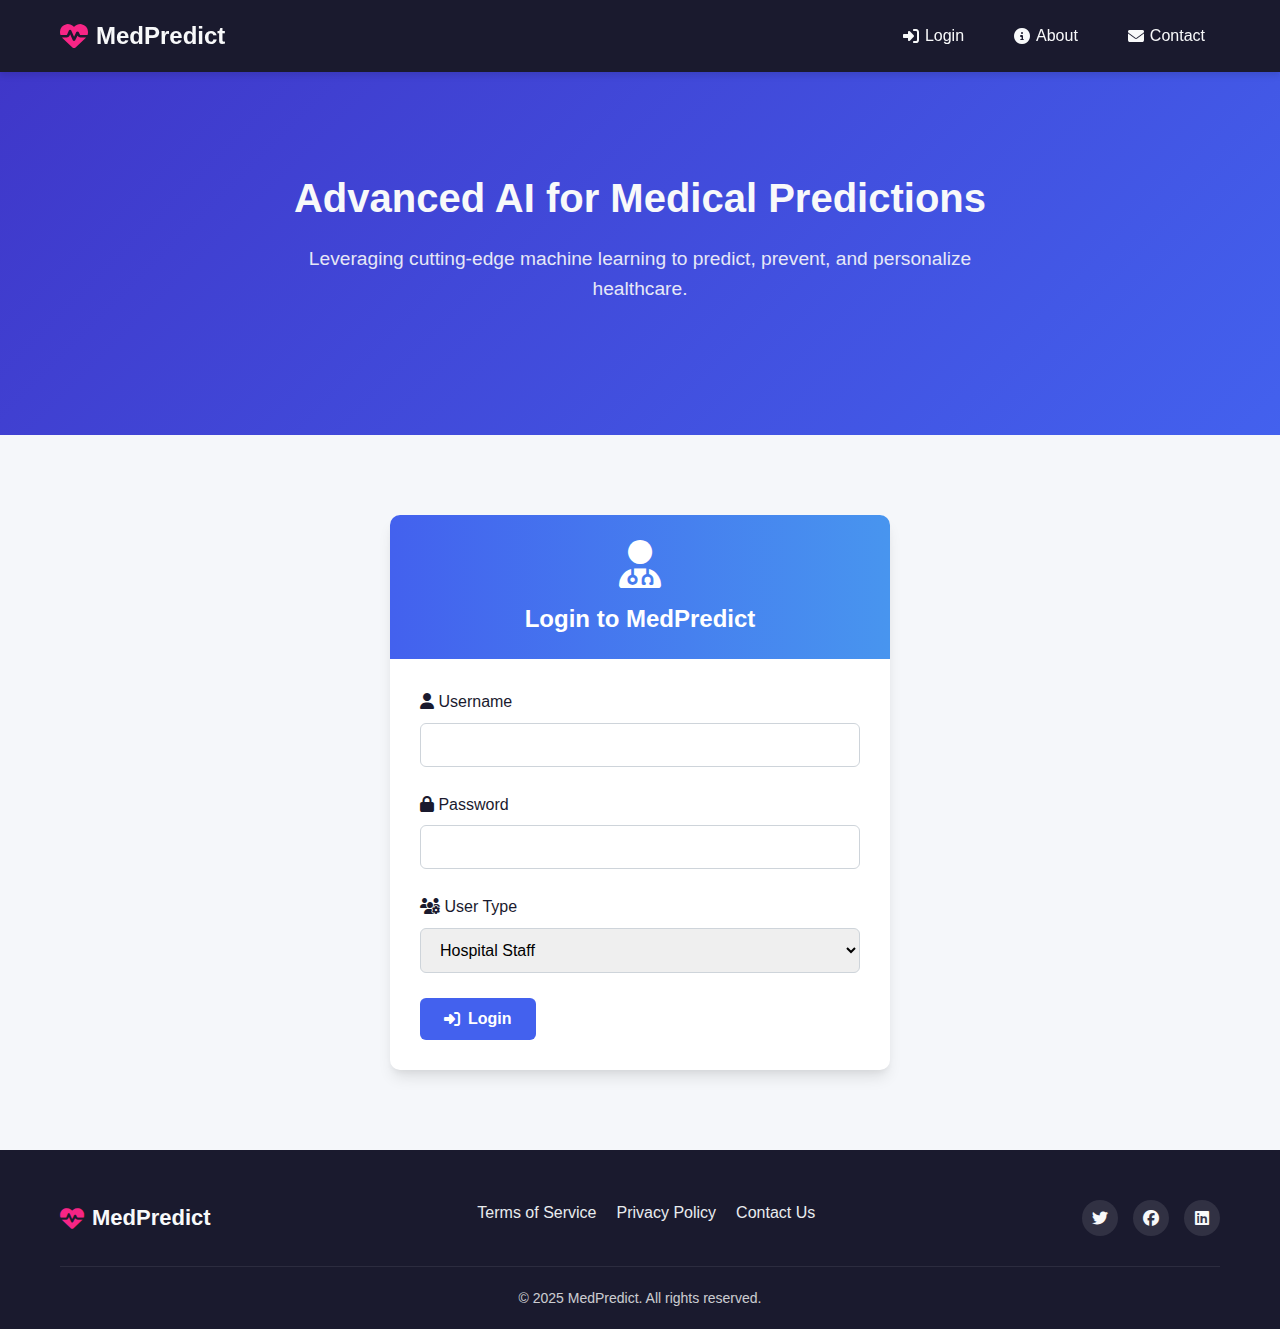
<file: frontend/index.html>
<!DOCTYPE html>
<html lang="en">
<head>
    <meta charset="UTF-8">
    <meta name="viewport" content="width=device-width, initial-scale=1.0">
    <title>MedPredict - Medical Prediction Platform</title>
    <link rel="stylesheet" href="https://cdnjs.cloudflare.com/ajax/libs/font-awesome/6.4.0/css/all.min.css">
    <link rel="stylesheet" href="styles.css">
</head>
<body>
    <header class="main-header">
        <div class="container">
            <nav>
                <div class="logo">
                    <i class="fas fa-heartbeat"></i>
                    <span>MedPredict</span>
                </div>
                <div class="nav-links">
                    <a href="#login"><i class="fas fa-sign-in-alt"></i> Login</a>
                    <a href="#about"><i class="fas fa-info-circle"></i> About</a>
                    <a href="#contact"><i class="fas fa-envelope"></i> Contact</a>
                </div>
            </nav>
        </div>
    </header>
    
    <main>
        <section class="hero">
            <div class="container">
                <div class="hero-content">
                    <h1>Advanced AI for Medical Predictions</h1>
                    <p>Leveraging cutting-edge machine learning to predict, prevent, and personalize healthcare.</p>
                </div>
            </div>
        </section>
        
        <section class="login-section">
            <div class="container">
                <div class="auth-card" id="login">
                    <div class="auth-header">
                        <i class="fas fa-user-md"></i>
                        <h2>Login to MedPredict</h2>
                    </div>
                    <form id="login-form">
                        <div class="form-group">
                            <label for="username"><i class="fas fa-user"></i> Username</label>
                            <input type="text" id="username" name="username" required>
                        </div>
                        <div class="form-group">
                            <label for="password"><i class="fas fa-lock"></i> Password</label>
                            <input type="password" id="password" name="password" required>
                        </div>
                        <div class="form-group">
                            <label for="user-type"><i class="fas fa-users-cog"></i> User Type</label>
                            <select id="user-type" name="user-type" required>
                                <option value="hospital">Hospital Staff</option>
                                <option value="researcher">Researcher</option>
                                <option value="admin">Administrator</option>
                            </select>
                        </div>
                        <button type="submit" class="btn btn-primary">
                            <i class="fas fa-sign-in-alt"></i> Login
                        </button>
                    </form>
                </div>
            </div>
        </section>
    </main>
    
    <footer>
        <div class="container">
            <div class="footer-content">
                <div class="footer-logo">
                    <i class="fas fa-heartbeat"></i>
                    <span>MedPredict</span>
                </div>
                <div class="footer-links">
                    <a href="#terms">Terms of Service</a>
                    <a href="#privacy">Privacy Policy</a>
                    <a href="#contact">Contact Us</a>
                </div>
                <div class="footer-social">
                    <a href="#"><i class="fab fa-twitter"></i></a>
                    <a href="#"><i class="fab fa-facebook"></i></a>
                    <a href="#"><i class="fab fa-linkedin"></i></a>
                </div>
            </div>
            <div class="footer-bottom">
                <p>&copy; 2025 MedPredict. All rights reserved.</p>
            </div>
        </div>
    </footer>
    
    <script>
        document.getElementById('login-form').addEventListener('submit', function(e) {
            e.preventDefault();
            const userType = document.getElementById('user-type').value;
            
            // Redirect based on user type
            if (userType === 'hospital') {
                window.location.href = 'hospital-dashboard.html';
            } else if (userType === 'researcher') {
                window.location.href = 'researcher-dashboard.html';
            } else if (userType === 'admin') {
                window.location.href = 'admin-dashboard.html';
            }
        });
    </script>
</body>
</html>
</file>
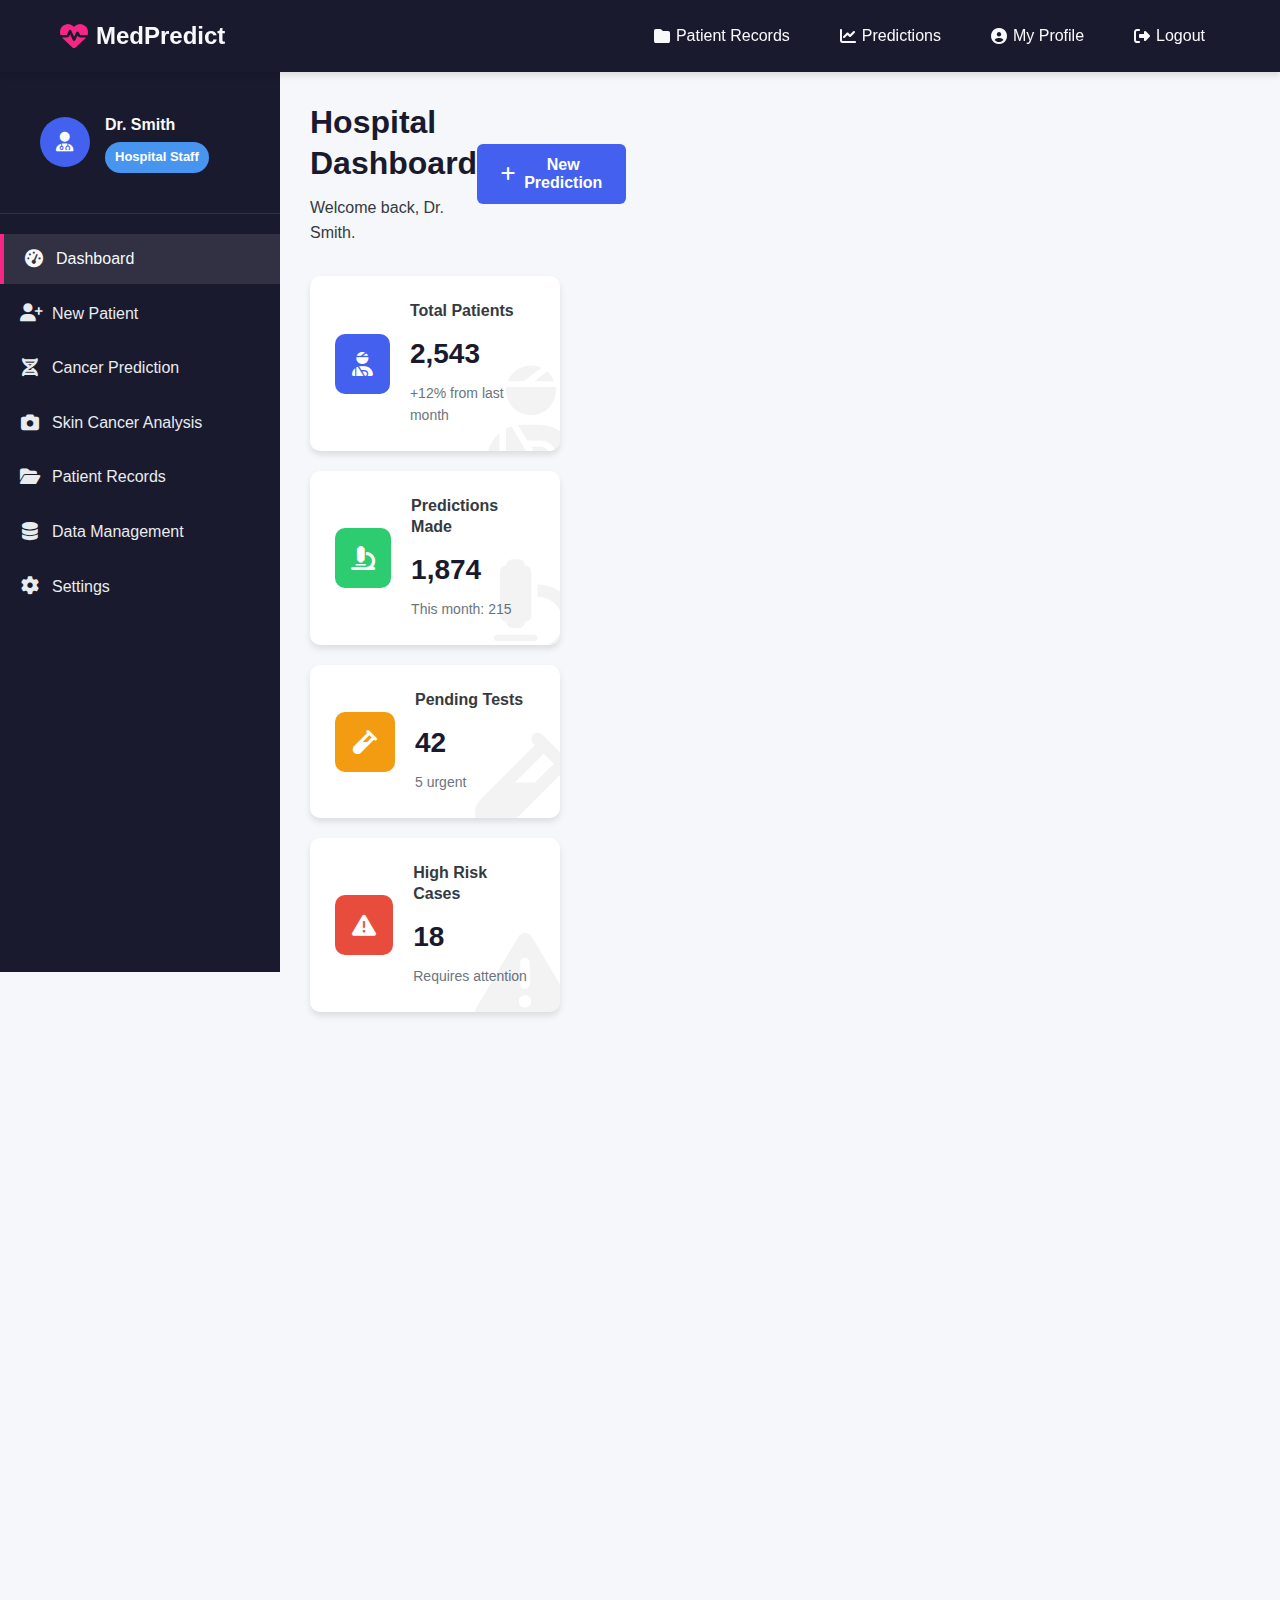
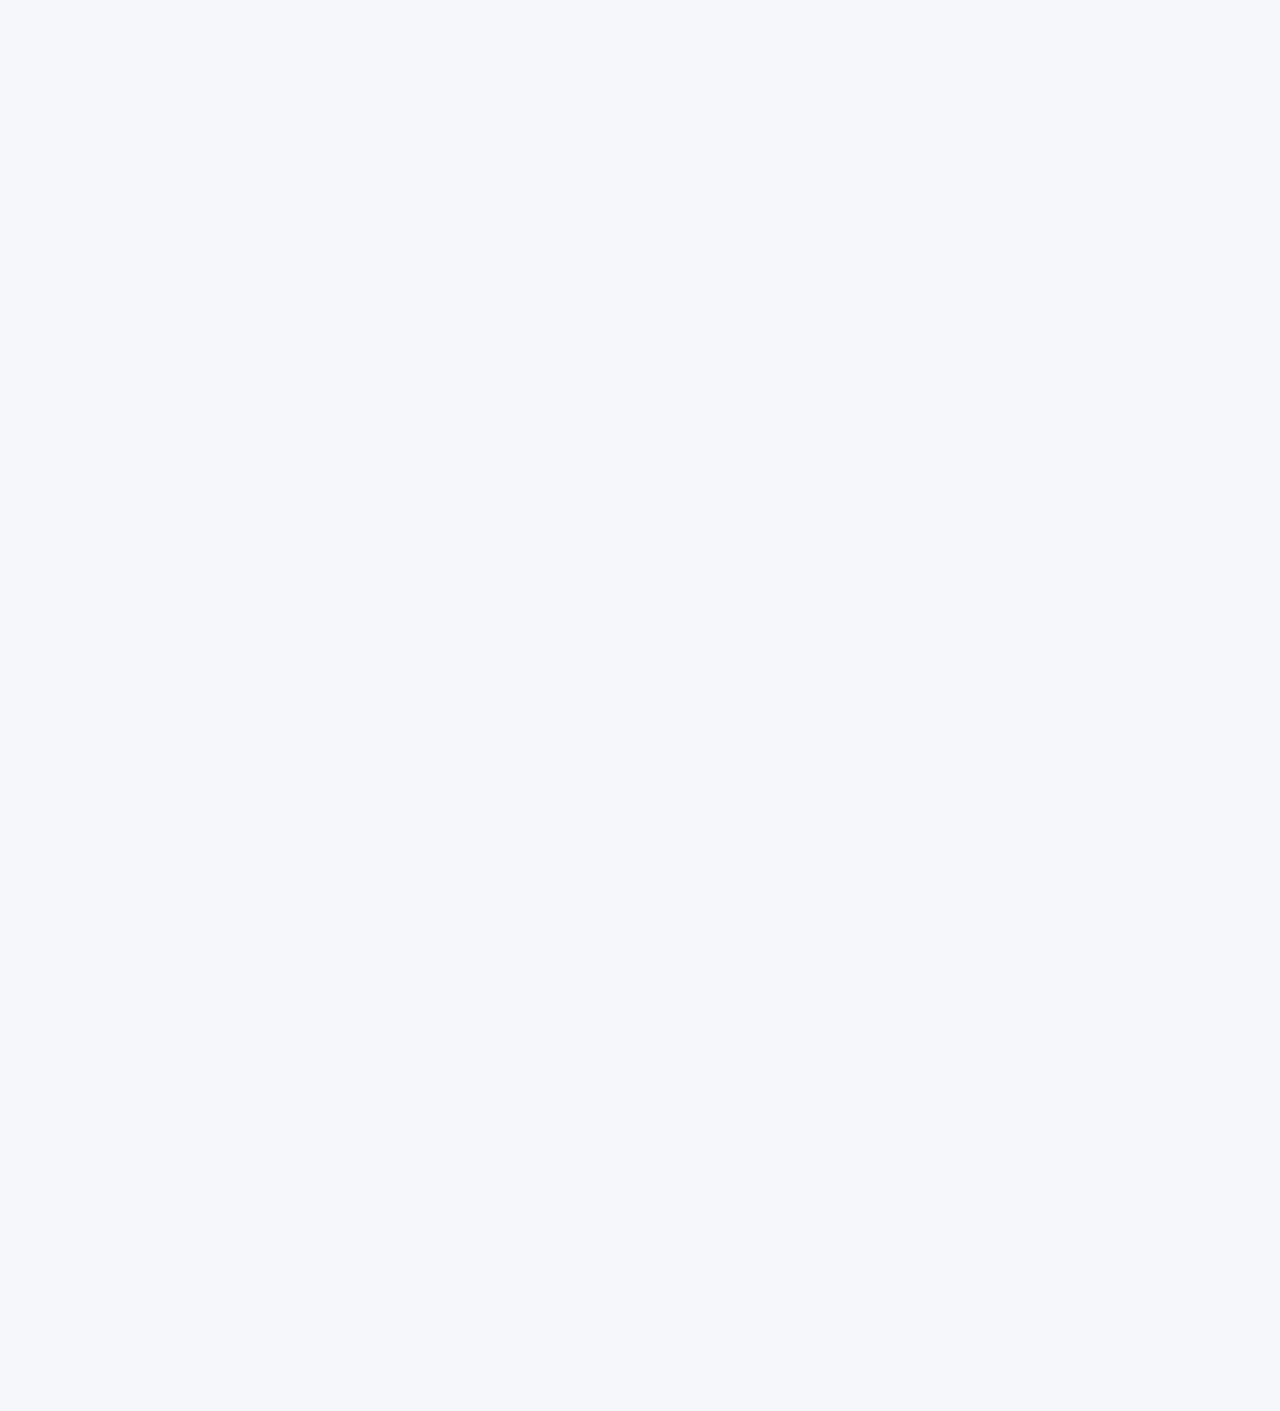
<file: frontend/hospital_dashboard.html>
<!DOCTYPE html>
<html lang="en">
<head>
    <meta charset="UTF-8">
    <meta name="viewport" content="width=device-width, initial-scale=1.0">
    <title>Hospital Dashboard - MedPredict</title>
    <link rel="stylesheet" href="https://cdnjs.cloudflare.com/ajax/libs/font-awesome/6.4.0/css/all.min.css">
    <link rel="stylesheet" href="styles.css">
</head>
<body>
    <header class="main-header">
        <div class="container">
            <nav>
                <div class="logo">
                    <i class="fas fa-heartbeat"></i>
                    <span>MedPredict</span>
                </div>
                <div class="nav-links">
                    <a href="patient-records.html"><i class="fas fa-folder"></i> <span>Patient Records</span></a>
                    <a href="predictions.html"><i class="fas fa-chart-line"></i> <span>Predictions</span></a>
                    <a href="profile.html"><i class="fas fa-user-circle"></i> <span>My Profile</span></a>
                    <a href="index.html"><i class="fas fa-sign-out-alt"></i> <span>Logout</span></a>
                </div>
            </nav>
        </div>
    </header>
    
    <div class="dashboard">
        <aside class="sidebar">
            <div class="sidebar-header">
                <div class="user-info">
                    <div class="user-avatar">
                        <i class="fas fa-user-md"></i>
                    </div>
                    <div>
                        <div class="user-name">Dr. Smith</div>
                        <span class="badge badge-primary">Hospital Staff</span>
                    </div>
                </div>
            </div>
            
            <ul class="sidebar-nav">
                <li><a href="#" class="active"><i class="fas fa-tachometer-alt"></i> Dashboard</a></li>
                <li><a href="#"><i class="fas fa-user-plus"></i> New Patient</a></li>
                <li><a href="#"><i class="fas fa-dna"></i> Cancer Prediction</a></li>
                <li><a href="#"><i class="fas fa-camera"></i> Skin Cancer Analysis</a></li>
                <li><a href="#"><i class="fas fa-folder-open"></i> Patient Records</a></li>
                <li><a href="#"><i class="fas fa-database"></i> Data Management</a></li>
                <li><a href="#"><i class="fas fa-cog"></i> Settings</a></li>
            </ul>
        </aside>
        
        <main class="main-content">
            <div class="header-actions">
                <div>
                    <h1 class="page-header">Hospital Dashboard</h1>
                    <p>Welcome back, Dr. Smith.</p>
                </div>
                <div>
                    <button class="btn btn-primary"><i class="fas fa-plus"></i> New Prediction</button>
                </div>
            </div>
            
            <div class="stats-grid">
                <div class="stat-card">
                    <div class="stat-icon" style="background-color: var(--primary);">
                        <i class="fas fa-user-injured"></i>
                    </div>
                    <div class="stat-content">
                        <h3>Total Patients</h3>
                        <div class="stat-value">2,543</div>
                        <div class="stat-description">+12% from last month</div>
                    </div>
                    <i class="fas fa-user-injured stat-bg-icon"></i>
                </div>
                
                <div class="stat-card">
                    <div class="stat-icon" style="background-color: var(--success);">
                        <i class="fas fa-microscope"></i>
                    </div>
                    <div class="stat-content">
                        <h3>Predictions Made</h3>
                        <div class="stat-value">1,874</div>
                        <div class="stat-description">This month: 215</div>
                    </div>
                    <i class="fas fa-microscope stat-bg-icon"></i>
                </div>
                
                <div class="stat-card">
                    <div class="stat-icon" style="background-color: var(--warning);">
                        <i class="fas fa-vial"></i>
                    </div>
                    <div class="stat-content">
                        <h3>Pending Tests</h3>
                        <div class="stat-value">42</div>
                        <div class="stat-description">5 urgent</div>
                    </div>
                    <i class="fas fa-vial stat-bg-icon"></i>
                </div>
                
                <div class="stat-card">
                    <div class="stat-icon" style="background-color: var(--danger);">
                        <i class="fas fa-exclamation-triangle"></i>
                    </div>
                    <div class="stat-content">
                        <h3>High Risk Cases</h3>
                        <div class="stat-value">18</div>
                        <div class="stat-description">Requires attention</div>
                    </div>
                    <i class="fas fa-exclamation-triangle stat-bg-icon"></i>
                </div>
            </div>
            
            <div class="card">
                <div class="card-header">
                    <h2 class="card-title"><i class="fas fa-dna"></i> Cancer Prediction</h2>
                </div>
                <div class="card-body">
                    <form id="patient-form">
                        <h3><i class="fas fa-user"></i> Patient Information</h3>
                        <div class="form-row">
                            <div class="form-group">
                                <label for="patient-id">Patient ID</label>
                                <input type="text" id="patient-id" name="patient-id" placeholder="Enter patient ID" required>
                            </div>
                            <div class="form-group">
                                <label for="patient-age">Age</label>
                                <input type="number" id="patient-age" name="patient-age" placeholder="Enter age" required>
                            </div>
                            <div class="form-group">
                                <label for="patient-gender">Gender</label>
                                <select id="patient-gender" name="patient-gender" required>
                                    <option value="" disabled selected>Select gender</option>
                                    <option value="male">Male</option>
                                    <option value="female">Female</option>
                                    <option value="other">Other</option>
                                </select>
                            </div>
                        </div>
                        
                        <h3><i class="fas fa-dna"></i> Genetic Data Input</h3>
                        <div class="form-group">
                            <label for="genetic-file">Upload Genetic Data File (CSV, TXT)</label>
                            <div class="upload-section" id="genetic-upload">
                                <i class="fas fa-file-upload"></i>
                                <p>Drag and drop genetic data files here or click to browse</p>
                                <input type="file" id="genetic-file" name="genetic-file" accept=".csv,.txt" style="display: none;">
                            </div>
                        </div>
                        
                        <h3><i class="fas fa-camera-retro"></i> Skin Image Analysis</h3>
                        <div class="form-group">
                            <label for="skin-image">Upload Skin Image</label>
                            <div class="upload-section" id="image-upload">
                                <i class="fas fa-image"></i>
                                <p>Drag and drop skin images here or click to browse</p>
                                <input type="file" id="skin-image" name="skin-image" accept="image/*" style="display: none;">
                            </div>
                        </div>
                        
                        <div class="form-group">
                            <label for="image-location">Body Location</label>
                            <select id="image-location" name="image-location">
                                <option value="" disabled selected>Select location</option>
                                <option value="face">Face</option>
                                <option value="scalp">Scalp</option>
                                <option value="neck">Neck</option>
                                <option value="chest">Chest</option>
                                <option value="back">Back</option>
                                <option value="arm">Arm</option>
                                <option value="hand">Hand</option>
                                <option value="leg">Leg</option>
                                <option value="foot">Foot</option>
                            </select>
                        </div>
                        
                        <div class="form-group">
                            <button type="submit" class="btn btn-primary"><i class="fas fa-play-circle"></i> Run Prediction</button>
                        </div>
                    </form>
                    
                    <div class="prediction-result" style="display: none;">
                        <h3><i class="fas fa-chart-pie"></i> Prediction Results</h3>
                        
                        <div class="form-row">
                            <div class="card">
                                <div class="card-header">
                                    <h3 class="card-title"><i class="fas fa-dna"></i> Genetic Analysis</h3>
                                </div>
                                <div class="card-body">
                                    <p><strong>Cancer Risk:</strong> <span id="cancer-risk" class="text-success">Low Risk (12%)</span></p>
                                    <p><strong>Confidence:</strong> <span id="genetic-confidence">88%
</file>
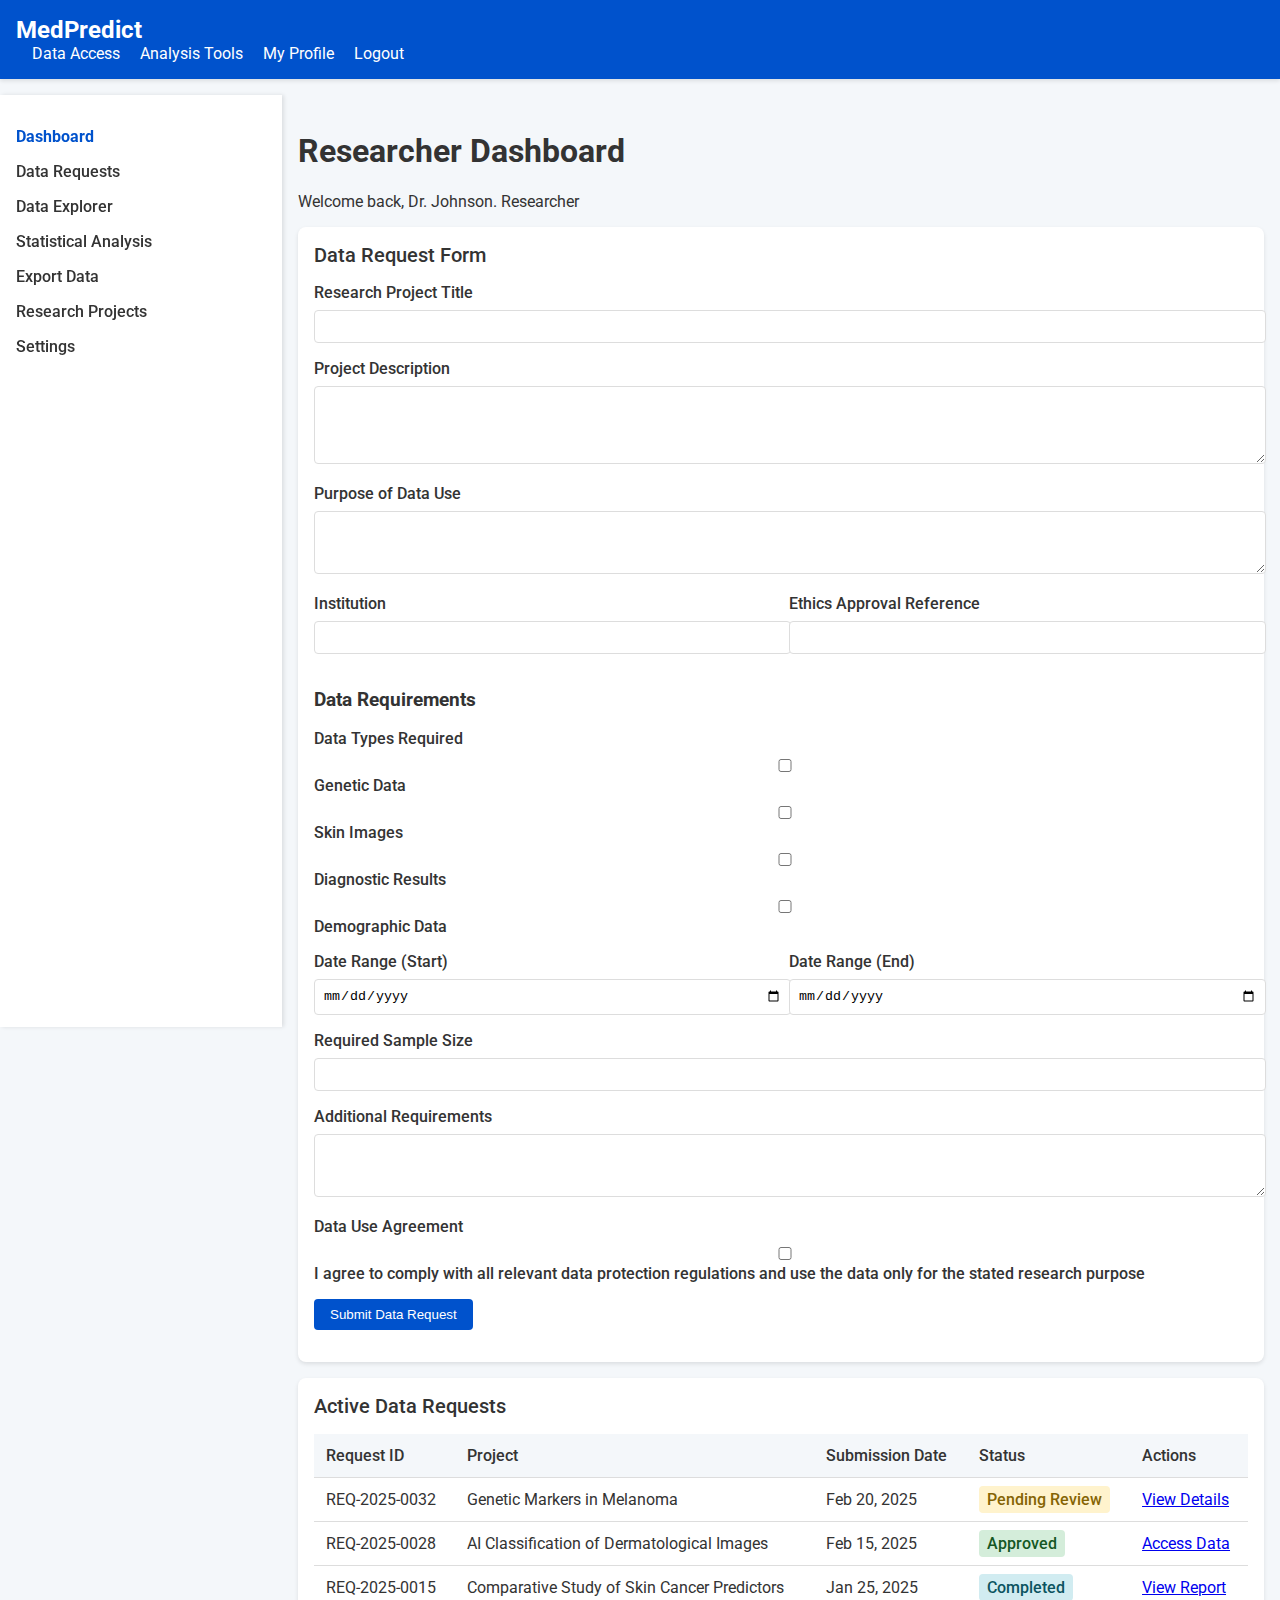
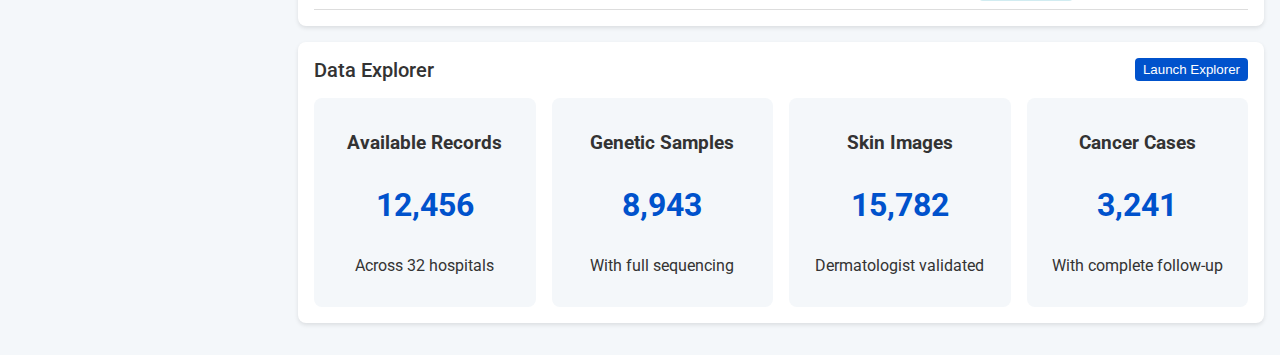
<file: frontend/researcher_dashboard.html>
<!DOCTYPE html>
<html lang="en">
<head>
    <meta charset="UTF-8">
    <meta name="viewport" content="width=device-width, initial-scale=1.0">
    <title>Researcher Dashboard - MedPredict</title>
    <link href="https://fonts.googleapis.com/css2?family=Roboto:wght@300;400;500;700&display=swap" rel="stylesheet">
    <style>
        body {
            font-family: 'Roboto', sans-serif;
            margin: 0;
            padding: 0;
            background-color: #f4f7fa;
            color: #333;
        }
        header {
            background-color: #0052cc;
            color: white;
            padding: 1rem;
            box-shadow: 0 2px 4px rgba(0, 0, 0, 0.1);
        }
        .logo {
            font-size: 1.5rem;
            font-weight: 700;
        }
        .nav-links a {
            color: white;
            text-decoration: none;
            margin-left: 1rem;
        }
        .dashboard {
            display: flex;
            margin-top: 1rem;
        }
        .sidebar {
            width: 250px;
            background-color: white;
            padding: 1rem;
            box-shadow: 2px 0 4px rgba(0, 0, 0, 0.1);
            position: sticky;
            top: 0;
            height: 100vh;
        }
        .sidebar ul {
            list-style: none;
            padding: 0;
        }
        .sidebar ul li {
            margin: 1rem 0;
        }
        .sidebar ul li a {
            text-decoration: none;
            color: #333;
            font-weight: 500;
        }
        .sidebar ul li a.active {
            color: #0052cc;
            font-weight: 700;
        }
        .main-content {
            flex-grow: 1;
            padding: 1rem;
        }
        .card {
            background-color: white;
            border-radius: 8px;
            box-shadow: 0 2px 4px rgba(0, 0, 0, 0.1);
            margin-bottom: 1rem;
            padding: 1rem;
        }
        .card-header {
            display: flex;
            justify-content: space-between;
            align-items: center;
            margin-bottom: 1rem;
        }
        .card-title {
            margin: 0;
            font-size: 1.25rem;
            font-weight: 500;
        }
        .btn {
            background-color: #0052cc;
            color: white;
            border: none;
            padding: 0.5rem 1rem;
            border-radius: 4px;
            cursor: pointer;
            font-weight: 500;
        }
        .btn-small {
            background-color: #0052cc;
            color: white;
            border: none;
            padding: 0.25rem 0.5rem;
            border-radius: 4px;
            cursor: pointer;
            font-weight: 500;
        }
        .btn:hover {
            background-color: #0041a8;
        }
        .form-group {
            margin-bottom: 1rem;
        }
        .form-group label {
            display: block;
            margin-bottom: 0.5rem;
            font-weight: 500;
        }
        .form-group input, .form-group textarea {
            width: 100%;
            padding: 0.5rem;
            border: 1px solid #ddd;
            border-radius: 4px;
        }
        .form-row {
            display: flex;
            gap: 1rem;
        }
        .form-row .form-group {
            flex: 1;
        }
        .data-stats {
            display: grid;
            grid-template-columns: repeat(auto-fit, minmax(200px, 1fr));
            gap: 1rem;
        }
        .stat-box {
            background-color: #f4f7fa;
            padding: 1rem;
            border-radius: 8px;
            text-align: center;
        }
        .stat-number {
            font-size: 2rem;
            font-weight: 700;
            color: #0052cc;
        }
        table {
            width: 100%;
            border-collapse: collapse;
        }
        table th, table td {
            padding: 0.75rem;
            text-align: left;
            border-bottom: 1px solid #ddd;
        }
        table th {
            background-color: #f4f7fa;
            font-weight: 500;
        }
        .status {
            padding: 0.25rem 0.5rem;
            border-radius: 4px;
            font-weight: 500;
        }
        .status.pending {
            background-color: #fff3cd;
            color: #856404;
        }
        .status.approved {
            background-color: #d4edda;
            color: #155724;
        }
        .status.completed {
            background-color: #d1ecf1;
            color: #0c5460;
        }
    </style>
</head>
<body>
    <header>
        <nav>
            <div class="logo">MedPredict</div>
            <div class="nav-links">
                <a href="data-access.html">Data Access</a>
                <a href="analysis.html">Analysis Tools</a>
                <a href="profile.html">My Profile</a>
                <a href="index.html">Logout</a>
            </div>
        </nav>
    </header>
    
    <div class="dashboard">
        <div class="sidebar">
            <ul>
                <li><a href="#" class="active">Dashboard</a></li>
                <li><a href="#">Data Requests</a></li>
                <li><a href="#">Data Explorer</a></li>
                <li><a href="#">Statistical Analysis</a></li>
                <li><a href="#">Export Data</a></li>
                <li><a href="#">Research Projects</a></li>
                <li><a href="#">Settings</a></li>
            </ul>
        </div>
        
        <div class="main-content">
            <h1>Researcher Dashboard</h1>
            <p>Welcome back, Dr. Johnson. <span class="user-badge researcher">Researcher</span></p>
            
            <div class="card">
                <div class="card-header">
                    <h2 class="card-title">Data Request Form</h2>
                </div>
                <div class="card-body">
                    <form id="data-request-form">
                        <div class="form-group">
                            <label for="project-title">Research Project Title</label>
                            <input type="text" id="project-title" name="project-title" required>
                        </div>
                        
                        <div class="form-group">
                            <label for="project-description">Project Description</label>
                            <textarea id="project-description" name="project-description" rows="4" required></textarea>
                        </div>
                        
                        <div class="form-group">
                            <label for="data-purpose">Purpose of Data Use</label>
                            <textarea id="data-purpose" name="data-purpose" rows="3" required></textarea>
                        </div>
                        
                        <div class="form-row">
                            <div class="form-group">
                                <label for="institution">Institution</label>
                                <input type="text" id="institution" name="institution" required>
                            </div>
                            <div class="form-group">
                                <label for="ethics-approval">Ethics Approval Reference</label>
                                <input type="text" id="ethics-approval" name="ethics-approval" required>
                            </div>
                        </div>
                        
                        <h3>Data Requirements</h3>
                        <div class="form-group">
                            <label>Data Types Required</label>
                            <div>
                                <input type="checkbox" id="genetic-data" name="data-types" value="genetic">
                                <label for="genetic-data">Genetic Data</label>
                            </div>
                            <div>
                                <input type="checkbox" id="skin-images" name="data-types" value="skin-images">
                                <label for="skin-images">Skin Images</label>
                            </div>
                            <div>
                                <input type="checkbox" id="diagnostic-results" name="data-types" value="diagnostic-results">
                                <label for="diagnostic-results">Diagnostic Results</label>
                            </div>
                            <div>
                                <input type="checkbox" id="demographic-data" name="data-types" value="demographic-data">
                                <label for="demographic-data">Demographic Data</label>
                            </div>
                        </div>
                        
                        <div class="form-row">
                            <div class="form-group">
                                <label for="date-range-start">Date Range (Start)</label>
                                <input type="date" id="date-range-start" name="date-range-start">
                            </div>
                            <div class="form-group">
                                <label for="date-range-end">Date Range (End)</label>
                                <input type="date" id="date-range-end" name="date-range-end">
                            </div>
                        </div>
                        
                        <div class="form-group">
                            <label for="sample-size">Required Sample Size</label>
                            <input type="number" id="sample-size" name="sample-size" min="1">
                        </div>
                        
                        <div class="form-group">
                            <label for="additional-requirements">Additional Requirements</label>
                            <textarea id="additional-requirements" name="additional-requirements" rows="3"></textarea>
                        </div>
                        
                        <div class="form-group">
                            <label for="compliance-agreement">Data Use Agreement</label>
                            <div>
                                <input type="checkbox" id="compliance-agreement" name="compliance-agreement" required>
                                <label for="compliance-agreement">I agree to comply with all relevant data protection regulations and use the data only for the stated research purpose</label>
                            </div>
                        </div>
                        
                        <div class="form-group">
                            <button type="submit" class="btn">Submit Data Request</button>
                        </div>
                    </form>
                </div>
            </div>
            
            <div class="card">
                <div class="card-header">
                    <h2 class="card-title">Active Data Requests</h2>
                </div>
                <div class="card-body">
                    <table>
                        <thead>
                            <tr>
                                <th>Request ID</th>
                                <th>Project</th>
                                <th>Submission Date</th>
                                <th>Status</th>
                                <th>Actions</th>
                            </tr>
                        </thead>
                        <tbody>
                            <tr>
                                <td>REQ-2025-0032</td>
                                <td>Genetic Markers in Melanoma</td>
                                <td>Feb 20, 2025</td>
                                <td><span class="status pending">Pending Review</span></td>
                                <td><a href="#">View Details</a></td>
                            </tr>
                            <tr>
                                <td>REQ-2025-0028</td>
                                <td>AI Classification of Dermatological Images</td>
                                <td>Feb 15, 2025</td>
                                <td><span class="status approved">Approved</span></td>
                                <td><a href="#">Access Data</a></td>
                            </tr>
                            <tr>
                                <td>REQ-2025-0015</td>
                                <td>Comparative Study of Skin Cancer Predictors</td>
                                <td>Jan 25, 2025</td>
                                <td><span class="status completed">Completed</span></td>
                                <td><a href="#">View Report</a></td>
                            </tr>
                        </tbody>
                    </table>
                </div>
            </div>
            
            <div class="card">
                <div class="card-header">
                    <h2 class="card-title">Data Explorer</h2>
                    <button class="btn-small">Launch Explorer</button>
                </div>
                <div class="card-body">
                    <div class="data-stats">
                        <div class="stat-box">
                            <h3>Available Records</h3>
                            <p class="stat-number">12,456</p>
                            <p>Across 32 hospitals</p>
                        </div>
                        <div class="stat-box">
                            <h3>Genetic Samples</h3>
                            <p class="stat-number">8,943</p>
                            <p>With full sequencing</p>
                        </div>
                        <div class="stat-box">
                            <h3>Skin Images</h3>
                            <p class="stat-number">15,782</p>
                            <p>Dermatologist validated</p>
                        </div>
                        <div class="stat-box">
                            <h3>Cancer Cases</h3>
                            <p class="stat-number">3,241</p>
                            <p>With complete follow-up</p>
                        </div>
                    </div>
                </div>
            </div>
        </div>
    </div>
    
    <script>
        document.getElementById('data-request-form').addEventListener('submit', function(e) {
            e.preventDefault();
            alert('Your data request has been submitted and is pending review.');
        });
    </script>
</body>
</html>
</file>
<file: frontend/styles.css>
:root {
    --primary: #4361ee;
    --primary-light: #4895ef;
    --primary-dark: #3f37c9;
    --secondary: #4cc9f0;
    --secondary-dark: #4361ee;
    --accent: #f72585;
    --success: #2ecc71;
    --warning: #f39c12;
    --danger: #e74c3c;
    --dark: #1a1a2e;
    --dark-light: #16213e;
    --light: #f8f9fa;
    --grey: #e9ecef;
    --grey-dark: #ced4da;
    --text-dark: #343a40;
    --text-light: #f8f9fa;
    --shadow: 0 4px 6px rgba(0, 0, 0, 0.1);
    --shadow-lg: 0 10px 15px -3px rgba(0, 0, 0, 0.1), 0 4px 6px -2px rgba(0, 0, 0, 0.05);
    --transition: all 0.3s ease;
}

/* General Styles */
* {
    margin: 0;
    padding: 0;
    box-sizing: border-box;
}

body {
    font-family: 'Segoe UI', Tahoma, Geneva, Verdana, sans-serif;
    background-color: #f5f7fa;
    color: var(--text-dark);
    line-height: 1.6;
}

.container {
    width: 100%;
    max-width: 1200px;
    margin: 0 auto;
    padding: 0 20px;
}

h1, h2, h3, h4, h5, h6 {
    font-weight: 600;
    line-height: 1.3;
    color: var(--dark);
}

a {
    text-decoration: none;
    color: var(--primary);
    transition: var(--transition);
}

a:hover {
    color: var(--primary-dark);
}

/* Header */
.main-header {
    background-color: var(--dark);
    box-shadow: var(--shadow);
    position: sticky;
    top: 0;
    z-index: 100;
}

nav {
    display: flex;
    justify-content: space-between;
    align-items: center;
    padding: 15px 0;
}

.logo {
    display: flex;
    align-items: center;
    font-size: 24px;
    font-weight: 700;
    color: var(--light);
}

.logo i {
    color: var(--accent);
    margin-right: 8px;
    font-size: 28px;
}

.nav-links {
    display: flex;
    gap: 20px;
}

.nav-links a {
    color: var(--light);
    padding: 8px 15px;
    border-radius: 4px;
    font-weight: 500;
    display: flex;
    align-items: center;
    gap: 6px;
}

.nav-links a:hover {
    background-color: rgba(255, 255, 255, 0.1);
    color: var(--secondary);
}

.nav-links a i {
    font-size: 16px;
}

/* Hero Section */
.hero {
    background: linear-gradient(135deg, var(--primary-dark), var(--secondary-dark));
    color: var(--light);
    padding: 100px 0;
    text-align: center;
}

.hero-content {
    max-width: 700px;
    margin: 0 auto;
}

.hero-content h1 {
    font-size: 2.5rem;
    color: var(--light);
    margin-bottom: 20px;
}

.hero-content p {
    font-size: 1.2rem;
    margin-bottom: 30px;
    opacity: 0.9;
}

/* Login Section */
.login-section {
    padding: 80px 0;
}

.auth-card {
    background-color: white;
    border-radius: 10px;
    box-shadow: var(--shadow-lg);
    max-width: 500px;
    margin: 0 auto;
    overflow: hidden;
}

.auth-header {
    background: linear-gradient(to right, var(--primary), var(--primary-light));
    color: white;
    padding: 25px;
    text-align: center;
}

.auth-header i {
    font-size: 48px;
    margin-bottom: 15px;
}

.auth-header h2 {
    color: white;
    font-size: 24px;
}

form {
    padding: 30px;
}

.form-group {
    margin-bottom: 25px;
}

.form-group label {
    display: block;
    margin-bottom: 8px;
    font-weight: 500;
    color: var(--dark);
}

.form-group input,
.form-group select,
.form-group textarea {
    width: 100%;
    padding: 12px 15px;
    border: 1px solid var(--grey-dark);
    border-radius: 6px;
    font-size: 16px;
    transition: var(--transition);
}

.form-group input:focus,
.form-group select:focus,
.form-group textarea:focus {
    border-color: var(--primary);
    box-shadow: 0 0 0 3px rgba(67, 97, 238, 0.2);
    outline: none;
}

/* Buttons */
.btn {
    display: inline-flex;
    align-items: center;
    justify-content: center;
    padding: 12px 24px;
    border-radius: 6px;
    font-weight: 600;
    font-size: 16px;
    cursor: pointer;
    transition: var(--transition);
    border: none;
    gap: 8px;
}

.btn-primary {
    background-color: var(--primary);
    color: white;
}

.btn-primary:hover {
    background-color: var(--primary-dark);
    transform: translateY(-2px);
}

.btn-secondary {
    background-color: var(--secondary);
    color: white;
}

.btn-secondary:hover {
    background-color: var(--secondary-dark);
    transform: translateY(-2px);
}

.btn-danger {
    background-color: var(--danger);
    color: white;
}

.btn-danger:hover {
    background-color: #c0392b;
    transform: translateY(-2px);
}

.btn-full {
    width: 100%;
}

/* Footer */
footer {
    background-color: var(--dark);
    color: var(--light);
    padding: 50px 0 20px;
}

.footer-content {
    display: flex;
    justify-content: space-between;
    flex-wrap: wrap;
    margin-bottom: 30px;
}

.footer-logo {
    display: flex;
    align-items: center;
    font-size: 22px;
    font-weight: 700;
}

.footer-logo i {
    color: var(--accent);
    margin-right: 8px;
    font-size: 24px;
}

.footer-links {
    display: flex;
    gap: 20px;
}

.footer-links a {
    color: var(--grey);
}

.footer-links a:hover {
    color: var(--accent);
}

.footer-social {
    display: flex;
    gap: 15px;
}

.footer-social a {
    display: flex;
    align-items: center;
    justify-content: center;
    width: 36px;
    height: 36px;
    background-color: rgba(255, 255, 255, 0.1);
    color: var(--light);
    border-radius: 50%;
    transition: var(--transition);
}

.footer-social a:hover {
    background-color: var(--accent);
    transform: translateY(-3px);
}

.footer-bottom {
    border-top: 1px solid rgba(255, 255, 255, 0.1);
    padding-top: 20px;
    text-align: center;
    font-size: 14px;
    opacity: 0.8;
}

/* Dashboard Layout */
.dashboard {
    display: grid;
    grid-template-columns: 280px 1fr;
    min-height: calc(100vh - 64px);
}

.sidebar {
    background-color: var(--dark);
    color: var(--light);
    padding: 20px 0;
    position: fixed;
    width: 280px;
    height: 100vh;
    overflow-y: auto;
    transition: var(--transition);
}

.sidebar-header {
    padding: 0 20px 20px;
    border-bottom: 1px solid rgba(255, 255, 255, 0.1);
    margin-bottom: 20px;
}

.user-info {
    display: flex;
    align-items: center;
    gap: 15px;
    padding: 20px;
}

.user-avatar {
    width: 50px;
    height: 50px;
    border-radius: 50%;
    background-color: var(--primary);
    display: flex;
    align-items: center;
    justify-content: center;
    font-size: 20px;
    color: white;
}

.user-name {
    font-weight: 600;
    margin-bottom: 5px;
}

.sidebar-nav {
    list-style: none;
    padding: 0;
    margin: 0;
}

.sidebar-nav li {
    margin-bottom: 5px;
}

.sidebar-nav a {
    display: flex;
    align-items: center;
    padding: 12px 20px;
    color: var(--grey);
    transition: var(--transition);
    gap: 12px;
}

.sidebar-nav a:hover, 
.sidebar-nav a.active {
    background-color: rgba(255, 255, 255, 0.1);
    color: var(--light);
    border-left: 4px solid var(--accent);
}

.sidebar-nav a i {
    width: 20px;
    text-align: center;
    font-size: 18px;
}

.main-content {
    padding: 30px;
    margin-left: 280px;
    transition: var(--transition);
}

.header-actions {
    display: flex;
    justify-content: space-between;
    align-items: center;
    margin-bottom: 30px;
}

.page-header {
    margin-bottom: 10px;
}

.card {
    background-color: white;
    border-radius: 10px;
    box-shadow: var(--shadow);
    margin-bottom: 25px;
    overflow: hidden;
}

.card-header {
    padding: 20px 25px;
    border-bottom: 1px solid var(--grey);
    display: flex;
    justify-content: space-between;
    align-items: center;
}

.card-title {
    font-size: 18px;
    margin: 0;
    display: flex;
    align-items: center;
    gap: 10px;
}

.card-title i {
    color: var(--primary);
}

.card-body {
    padding: 25px;
}

/* Data tables */
table {
    width: 100%;
    border-collapse: collapse;
}

table th,
table td {
    padding: 15px;
    text-align: left;
    border-bottom: 1px solid var(--grey);
}

table th {
    font-weight: 600;
    color: var(--dark);
    background-color: var(--grey);
}

table tr:last-child td {
    border-bottom: none;
}

table tr:hover {
    background-color: rgba(0, 0, 0, 0.02);
}

/* Status badges */
.badge {
    display: inline-block;
    padding: 5px 10px;
    border-radius: 20px;
    font-size: 13px;
    font-weight: 600;
}

.badge-primary {
    background-color: var(--primary-light);
    color: white;
}

.badge-success {
    background-color: var(--success);
    color: white;
}

.badge-warning {
    background-color: var(--warning);
    color: white;
}

.badge-danger {
    background-color: var(--danger);
    color: white;
}

.badge-dark {
    background-color: var(--dark);
    color: white;
}

/* Form layouts */
.form-row {
    display: flex;
    gap: 20px;
    margin-bottom: 20px;
}

.form-row .form-group {
    flex: 1;
    margin-bottom: 0;
}

.upload-section {
    border: 2px dashed var(--grey-dark);
    padding: 30px;
    text-align: center;
    border-radius: 10px;
    margin: 20px 0;
    cursor: pointer;
    transition: var(--transition);
}

.upload-section:hover {
    border-color: var(--primary);
}

.upload-section i {
    font-size: 48px;
    color: var(--primary-light);
    margin-bottom: 15px;
}

/* Stats and cards */
.stats-grid {
    display: grid;
    grid-template-columns: repeat(auto-fill, minmax(250px, 1fr));
    gap: 20px;
    margin-bottom: 30px;
}

.stat-card {
    background: white;
    border-radius: 10px;
    padding: 25px;
    box-shadow: var(--shadow);
    display: flex;
    align-items: center;
    overflow: hidden;
    position: relative;
}

.stat-icon {
    width: 60px;
    height: 60px;
    border-radius: 10px;
    display: flex;
    align-items: center;
    justify-content: center;
    margin-right: 20px;
    font-size: 24px;
    color: white;
}

.stat-content h3 {
    font-size: 16px;
    font-weight: 600;
    margin-bottom: 10px;
    color: var(--text-dark);
}

.stat-value {
    font-size: 28px;
    font-weight: 700;
    margin-bottom: 5px;
    color: var(--dark);
}

.stat-description {
    font-size: 14px;
    color: #6c757d;
}

.stat-bg-icon {
    position: absolute;
    right: -15px;
    bottom: -15px;
    font-size: 100px;
    opacity: 0.05;
    color: var(--dark);
}

/* Responsive styles */
@media (max-width: 992px) {
    .dashboard {
        grid-template-columns: 1fr;
    }
    
    .sidebar {
        width: 100%;
        position: relative;
        height: auto;
    }
    
    .main-content {
        margin-left: 0;
    }
    
    .form-row {
        flex-direction: column;
        gap: 15px;
    }
}

@media (max-width: 768px) {
    .hero-content h1 {
        font-size: 2rem;
    }
    
    .hero-content p {
        font-size: 1rem;
    }
    
    .stats-grid {
        grid-template-columns: 1fr;
    }
    
    .footer-content {
        flex-direction: column;
        gap: 20px;
        align-items: center;
        text-align: center;
    }
}

@media (max-width: 576px) {
    .nav-links {
        gap: 10px;
    }
    
    .nav-links a {
        padding: 8px;
    }
    
    .nav-links a span {
        display: none;
    }
}
</file>
